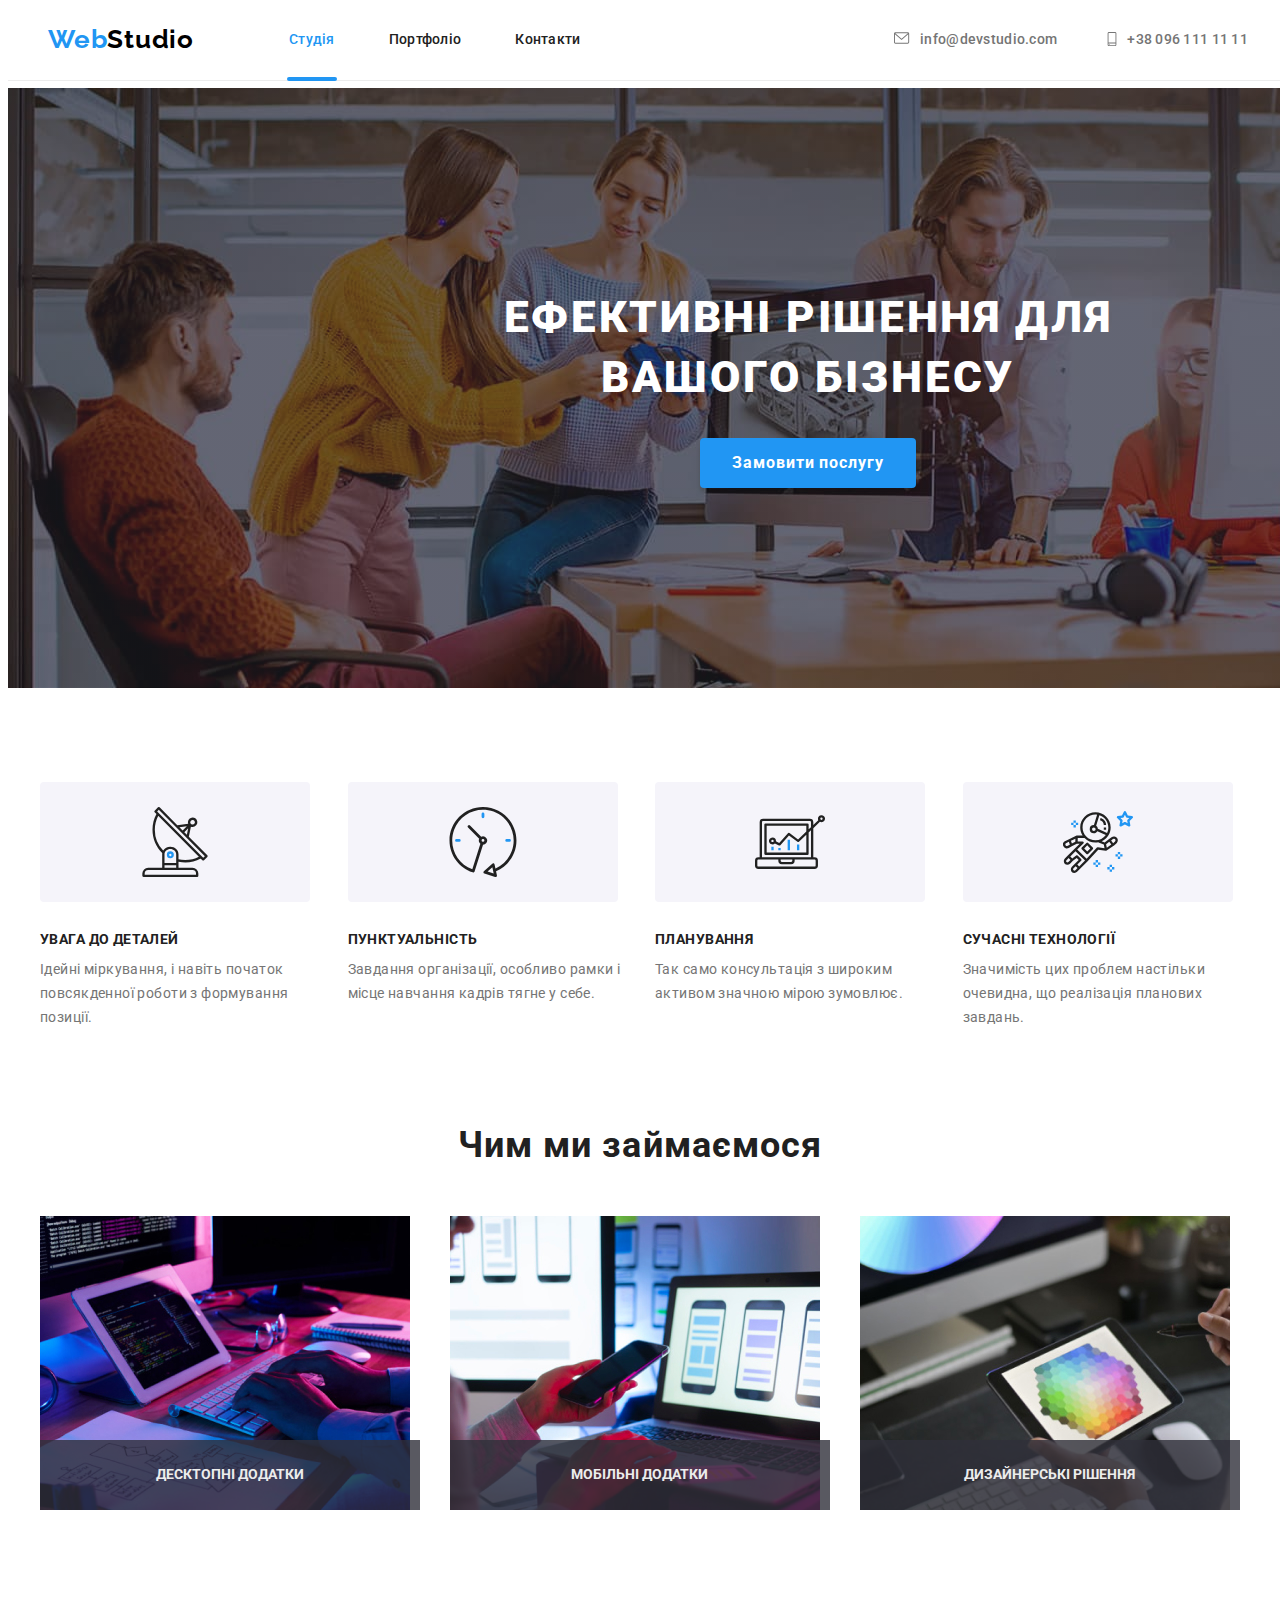
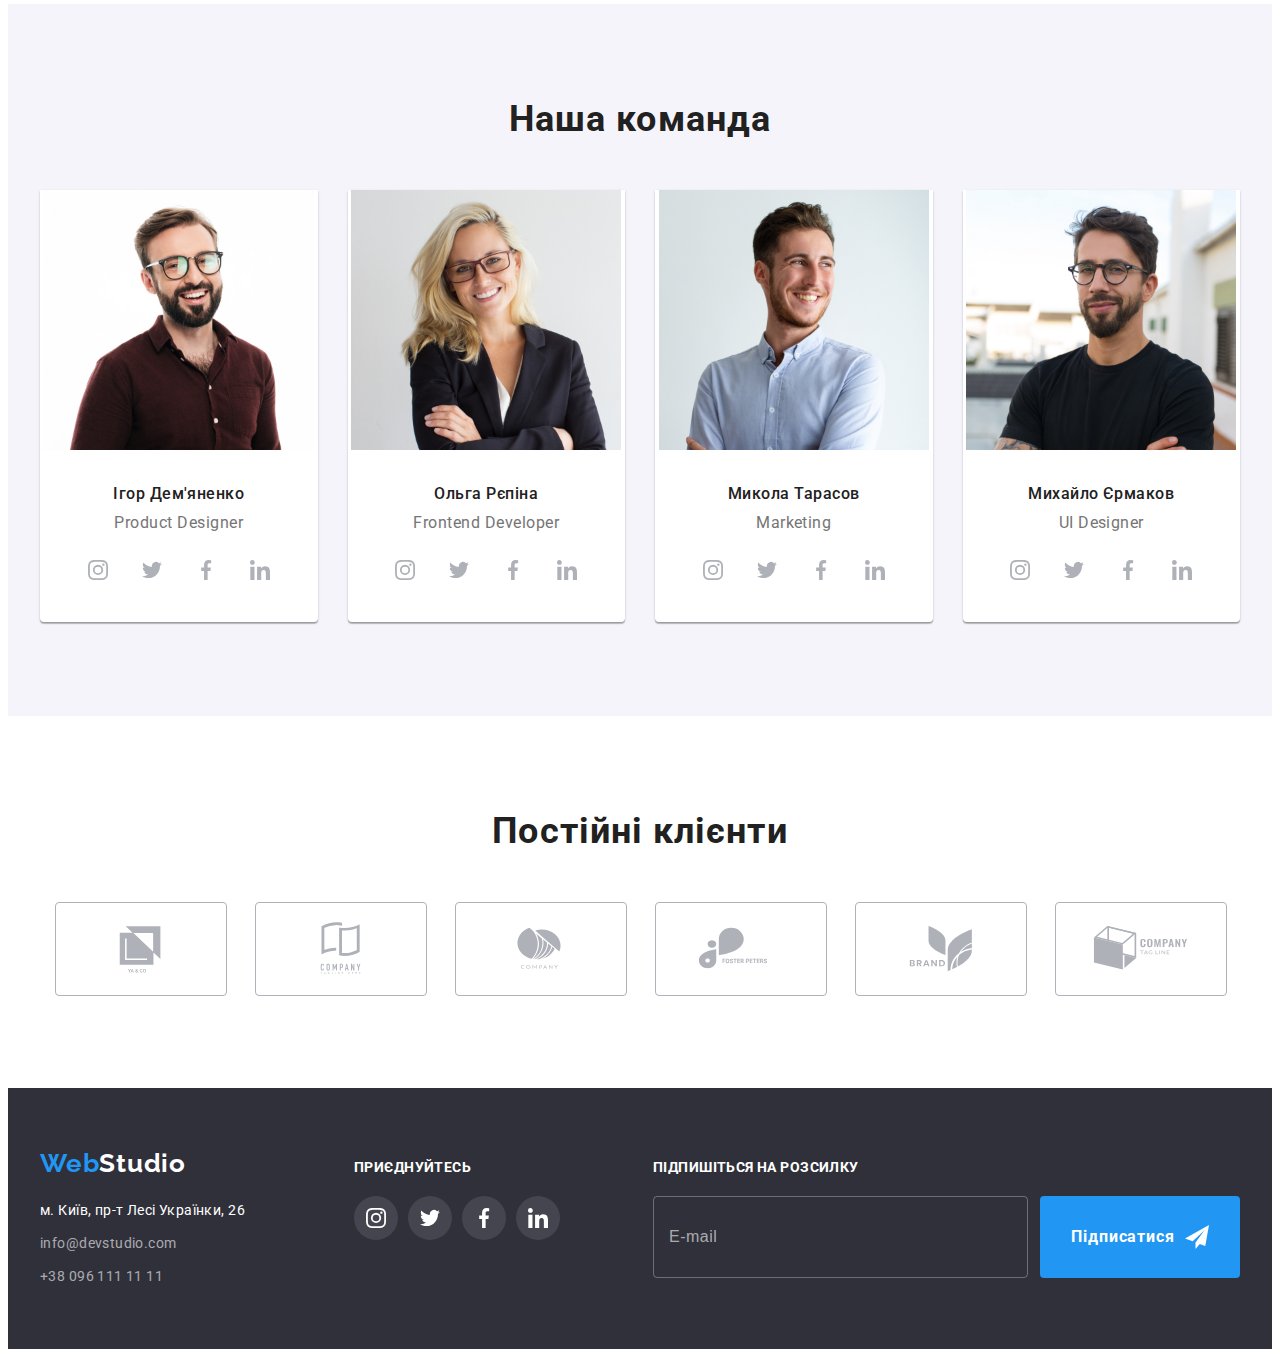
<file: index.html>
<!DOCTYPE html>
<html lang="uk-ua">
  <head>
    <meta charset="UTF-8" />
    <meta http-equiv="X-UA-Compatible" content="IE=edge" />
    <link rel="preconnect" href="https://fonts.googleapis.com" />
    <link rel="preconnect" href="https://fonts.gstatic.com" crossorigin />
    <link
      href="https://fonts.googleapis.com/css2?family=Raleway:wght@700&family=Roboto:wght@400;500;700;900&display=swap"
      rel="stylesheet"
    />
    <link
      rel="stylesheet"
      href="https://cdnjs.cloudflare.com/ajax/libs/modern-normalize/1.1.0/modern-normalize.min.css"
      integrity="sha512-wpPYUAdjBVSE4KJnH1VR1HeZfpl1ub8YT/NKx4PuQ5NmX2tKuGu6U/JRp5y+Y8XG2tV+wKQpNHVUX03MfMFn9Q=="
      crossorigin="anonymous"
      referrerpolicy="no-referrer"
    />

    <!-- <link rel="stylesheet" href="css/styles.css" /> -->
    <link rel="stylesheet" href="css/main.min.css" />
    <title>Веб-студія</title>
  </head>
  <body>
    <header class="headsite">
      <div class="container main-nav">
        <nav class="site-nav">
          <a href="./index.html" lang="en" class="logo"
            >Web<span class="logo-dark logo--color-dark">Studio</span></a
          >
          <ul class="otherpages-list list">
            <li class="otherpages-item">
              <a href="./index.html" class="otherpages-link link current"
                >Студія</a
              >
            </li>
            <li class="otherpages-item">
              <a
                href="./portfolio.html"
                target="_parent"
                class="otherpages-link link"
                >Портфоліо</a
              >
            </li>
            <li class="otherpages-item">
              <a href="" class="otherpages-link link">Контакти</a>
            </li>
          </ul>
        </nav>
        <ul class="contacts-list list">
          <li class="contacts-item">
            <a
              href="mailto:info@devstudio.com"
              lang="en"
              class="contacts-link link"
            >
              <svg class="contacts-icon-mail" width="16" height="12">
                <use href="./img/icons.svg#icon-envelope"></use>
              </svg>
              info@devstudio.com</a
            >
          </li>
          <li class="contacts-item">
            <a href="tel:+380961111111" class="contacts-link link">
              <svg class="contacts-icon-tel" width="10" height="14">
                <use href="./img/icons.svg#icon-smartphone"></use>
              </svg>
              +38 096 111 11 11</a
            >
          </li>
        </ul>
      </div>
    </header>
    <main>
      <section class="hero">
        <div class="container">
          <h1 class="hero-title">Ефективні рішення для вашого бізнесу</h1>
          <button type="button" class="hero-button button" data-modal-open>
            Замовити послугу
          </button>
        </div>
      </section>
      <section class="section">
        <div class="benefits container">
          <ul class="benefits__list list">
            <li class="benefits__item">
              <div class="benefits__icon">
                <svg width="70" height="70">
                  <use href="./img/icons.svg#icon-antenna"></use>
                </svg>
              </div>
              <h3 class="benefits__subtitle">Увага до деталей</h3>
              <p class="benefits__ph">
                Ідейні міркування, і навіть початок повсякденної роботи з
                формування позиції.
              </p>
            </li>
            <li class="benefits__item">
              <div class="benefits__icon">
                <svg width="70" height="70">
                  <use href="./img/icons.svg#icon-clock"></use>
                </svg>
              </div>
              <h3 class="benefits__subtitle">Пунктуальність</h3>
              <p class="benefits__ph">
                Завдання організації, особливо рамки і місце навчання кадрів
                тягне у себе.
              </p>
            </li>
            <li class="benefits__item">
              <div class="benefits__icon">
                <svg width="70" height="70">
                  <use href="./img/icons.svg#icon-diagram"></use>
                </svg>
              </div>
              <h3 class="benefits__subtitle">Планування</h3>
              <p class="benefits__ph">
                Так само консультація з широким активом значною мірою зумовлює.
              </p>
            </li>
            <li class="benefits__item">
              <div class="benefits__icon">
                <svg width="70" height="70">
                  <use href="./img/icons.svg#icon-astronaut"></use>
                </svg>
              </div>
              <h3 class="benefits__subtitle">Сучасні технології</h3>
              <p class="benefits__ph">
                Значимість цих проблем настільки очевидна, що реалізація
                планових завдань.
              </p>
            </li>
          </ul>
        </div>
      </section>
      <section class="section--no-padding">
        <div class="container">
          <h2 class="what-we-do__title">Чим ми займаємося</h2>
          <ul class="what-we-do__list list">
            <li class="what-we-can-do__item">
              <img src="./img/box1.jpg" alt="програмування" width="370" />
              <h3 class="item-title">десктопні додатки</h3>
            </li>
            <li class="what-we-can-do__item">
              <img src="./img/box2.jpg" alt="мобільний додаток" width="370" />
              <h3 class="item-title">мобільні додатки</h3>
            </li>
            <li class="what-we-can-do__item">
              <img
                class="what-we-do-photo"
                src="./img/box3.jpg"
                alt="дизайн"
                width="370"
              />
              <h3 class="item-title">дизайнерські рішення</h3>
            </li>
          </ul>
        </div>
      </section>
      <section class="our-team section">
        <div class="container">
          <h2 class="team__title">Наша команда</h2>
          <ul class="team__list list">
            <li class="team__item">
              <img
                src="./img/img-1.jpg"
                alt="Ігор"
                class="team__img"
                width="270"
              />
              <div class="team__names">
                <h3 class="team__subtitle">Ігор Дем'яненко</h3>
                <p class="team__ph" lang="en">Product Designer</p>
                <ul class="soc list">
                  <li class="soc__item">
                    <a href="" class="soc__link link">
                      <svg class="soc__icon" width="20" height="20">
                        <use href="./img/icons.svg#icon-instagram"></use>
                      </svg>
                    </a>
                  </li>
                  <li class="soc__item">
                    <a href="" class="soc__link link">
                      <svg class="soc__icon" width="20" height="20">
                        <use href="./img/icons.svg#icon-twitter"></use>
                      </svg>
                    </a>
                  </li>
                  <li class="soc__item">
                    <a href="" class="soc__link link">
                      <svg class="soc__icon" width="20" height="20">
                        <use href="./img/icons.svg#icon-facebook"></use>
                      </svg>
                    </a>
                  </li>
                  <li class="soc__item">
                    <a href="" class="soc__link link">
                      <svg class="soc__icon" width="20" height="20">
                        <use href="./img/icons.svg#icon-linkedin"></use>
                      </svg>
                    </a>
                  </li>
                </ul>
              </div>
            </li>
            <li class="team__item">
              <img
                src="./img/img-2.jpg"
                alt="Ольга"
                class="team__img"
                width="270"
              />
              <div class="team__names">
                <h3 class="team__subtitle">Ольга Рєпіна</h3>
                <p class="team__ph" lang="en">Frontend Developer</p>
                <ul class="soc list">
                  <li class="soc__item">
                    <a href="" class="soc__link link">
                      <svg class="soc__icon" width="20" height="20">
                        <use href="./img/icons.svg#icon-instagram"></use>
                      </svg>
                    </a>
                  </li>
                  <li class="soc__item">
                    <a href="" class="soc__link link">
                      <svg class="soc__icon" width="20" height="20">
                        <use href="./img/icons.svg#icon-twitter"></use>
                      </svg>
                    </a>
                  </li>
                  <li class="soc__item">
                    <a href="" class="soc__link link">
                      <svg class="soc__icon" width="20" height="20">
                        <use href="./img/icons.svg#icon-facebook"></use>
                      </svg>
                    </a>
                  </li>
                  <li class="soc__item">
                    <a href="" class="soc__link link">
                      <svg class="soc__icon" width="20" height="20">
                        <use href="./img/icons.svg#icon-linkedin"></use>
                      </svg>
                    </a>
                  </li>
                </ul>
              </div>
            </li>
            <li class="team__item">
              <img
                src="./img/img-3.jpg"
                alt="Микола"
                class="team__img"
                width="270"
              />
              <div class="team__names">
                <h3 class="team__subtitle">Микола Тарасов</h3>
                <p class="team__ph" lang="en">Marketing</p>
                <ul class="soc list">
                  <li class="soc__item">
                    <a href="" class="soc__link link">
                      <svg class="soc__icon" width="20" height="20">
                        <use href="./img/icons.svg#icon-instagram"></use>
                      </svg>
                    </a>
                  </li>
                  <li class="soc__item">
                    <a href="" class="soc__link link">
                      <svg class="soc__icon" width="20" height="20">
                        <use href="./img/icons.svg#icon-twitter"></use>
                      </svg>
                    </a>
                  </li>
                  <li class="soc__item">
                    <a href="" class="soc__link link">
                      <svg class="soc__icon" width="20" height="20">
                        <use href="./img/icons.svg#icon-facebook"></use>
                      </svg>
                    </a>
                  </li>
                  <li class="soc__item">
                    <a href="" class="soc__link link">
                      <svg class="soc__icon" width="20" height="20">
                        <use href="./img/icons.svg#icon-linkedin"></use>
                      </svg>
                    </a>
                  </li>
                </ul>
              </div>
            </li>
            <li class="team__item">
              <img
                src="./img/img-4.jpg"
                alt="Михайло"
                class="team__img"
                width="270"
              />
              <div class="team__names">
                <h3 class="team__subtitle">Михайло Єрмаков</h3>
                <p class="team__ph" lang="en">UI Designer</p>
                <ul class="soc list">
                  <li class="soc__item">
                    <a href="" class="soc__link link">
                      <svg class="soc__icon" width="20" height="20">
                        <use href="./img/icons.svg#icon-instagram"></use>
                      </svg>
                    </a>
                  </li>
                  <li class="soc__item">
                    <a href="" class="soc__link link">
                      <svg class="soc__icon" width="20" height="20">
                        <use href="./img/icons.svg#icon-twitter"></use>
                      </svg>
                    </a>
                  </li>
                  <li class="soc__item">
                    <a href="" class="soc__link link">
                      <svg class="soc__icon" width="20" height="20">
                        <use href="./img/icons.svg#icon-facebook"></use>
                      </svg>
                    </a>
                  </li>
                  <li class="soc__item">
                    <a href="" class="soc__link link">
                      <svg class="soc__icon" width="20" height="20">
                        <use href="./img/icons.svg#icon-linkedin"></use>
                      </svg>
                    </a>
                  </li>
                </ul>
              </div>
            </li>
          </ul>
        </div>
      </section>
      <section class="section">
        <div class="container">
          <h2 class="clients__title">Постійні клієнти</h2>
          <ul class="clients__list list">
            <li class="clients__item">
              <a href="" class="clients__link link">
                <svg class="clients__icon" width="106" height="60">
                  <use href="./img/icons.svg#icon-client-1"></use>
                </svg>
              </a>
            </li>
            <li class="clients__item">
              <a href="" class="clients__link link">
                <svg class="clients__icon" width="106" height="60">
                  <use href="./img/icons.svg#icon-client-2"></use>
                </svg>
              </a>
            </li>
            <li class="clients__item">
              <a href="" class="clients__link link">
                <svg class="clients__icon" width="106" height="60">
                  <use href="./img/icons.svg#icon-client-3"></use>
                </svg>
              </a>
            </li>
            <li class="clients__item">
              <a href="" class="clients__link link">
                <svg class="clients__icon" width="106" height="60">
                  <use href="./img/icons.svg#icon-client-4"></use>
                </svg>
              </a>
            </li>
            <li class="clients__item">
              <a href="" class="clients__link link">
                <svg class="clients__icon" width="106" height="60">
                  <use href="./img/icons.svg#icon-client-5"></use>
                </svg>
              </a>
            </li>
            <li class="clients__item">
              <a href="" class="clients__link link">
                <svg class="clients__icon" width="106" height="60">
                  <use href="./img/icons.svg#icon-client-6"></use>
                </svg>
              </a>
            </li>
          </ul>
        </div>
      </section>
    </main>
    <footer class="footsite">
      <div class="container footer">
        <div class="left-footer">
          <a href="" lang="en" class="logo">
            Web<span class="logo-light logo--color-light">Studio</span></a
          >
          <address class="address-section">
            <ul class="address-list list">
              <li class="address-item">
                <a href="м.Київ,пр-тЛесіУкраїнки,26" class="address-link link"
                  >м. Київ, пр-т Лесі Українки, 26</a
                >
              </li>
              <li class="address-item">
                <a
                  href="mailto:info@devstudio.com"
                  lang="en"
                  class="mail-and-phone-link link"
                  >info@devstudio.com</a
                >
              </li>
              <li class="address-item">
                <a href="tel:+380981111111" class="mail-and-phone-link link"
                  >+38 096 111 11 11</a
                >
              </li>
            </ul>
          </address>
        </div>
        <div class="join">
          <p class="join-title">Приєднуйтесь</p>
          <ul class="join-list list">
            <li class="soc-item">
              <a
                href="https://www.instagram.com"
                target="_blank"
                rel="noopener noreferrer"
                class="soc-link link"
              >
                <svg class="soc-icon" width="20" height="20">
                  <use href="./img/icons.svg#icon-instagram"></use>
                </svg>
              </a>
            </li>
            <li class="soc-item">
              <a
                href="https://twitter.com"
                target="_blank"
                rel="noopener noreferrer nofollov"
                class="soc-link link"
              >
                <svg class="soc-icon" width="20" height="20">
                  <use href="./img/icons.svg#icon-twitter"></use>
                </svg>
              </a>
            </li>
            <li class="soc-item">
              <a
                href="https://facebook.com"
                target="_blank"
                rel="noopener noreferrer nofollov"
                class="soc-link link"
              >
                <svg class="soc-icon" width="20" height="20">
                  <use href="./img/icons.svg#icon-facebook"></use>
                </svg>
              </a>
            </li>
            <li class="soc-item">
              <a
                href="https://linkedin.com"
                target="_blank"
                rel="noopener noreferrer nofollov"
                class="soc-link link"
              >
                <svg class="soc-icon" width="20" height="20">
                  <use href="./img/icons.svg#icon-linkedin"></use>
                </svg>
              </a>
            </li>
          </ul>
        </div>
        <form action="#">
          <p class="send-paragraph">Підпишіться на розсилку</p>
          <div class="send-wrap">
            <label>
              <input
                type="email"
                name="send"
                class="send-input"
                placeholder="E-mail"
            /></label>
            <button type="submit" class="send-button button">
              Підписатися
              <svg class="send-icon" width="24" height="24">
                <use href="./img/icons.svg#icon-icon-send"></use>
              </svg>
            </button>
          </div>
        </form>
      </div>
    </footer>
    <div class="backdrop is-hidden" data-modal>
      <div class="modal">
        <button type="button" class="modal-close" data-modal-close>
          <svg class="button-close-icon" width="18" height="18">
            <use href="./img/icons.svg#icon-close-black"></use>
          </svg>
        </button>
        <p class="modal-title">Залиште свої дані, ми вам передзвонимо</p>
        <form class="modal-form">
          <div class="input-field">
            <label class="label-text">Ім'я</label>
            <div class="input-wrap">
              <input type="text" class="form-input" name="user-name" required />
              <svg class="input-icon" width="18" height="18">
                <use href="./img/icons.svg#icon-person-black"></use>
              </svg>
            </div>
          </div>
          <div class="input-field">
            <label class="label-text">Телефон</label>
            <div class="input-wrap">
              <input type="text" class="form-input" name="user-tel" required />
              <svg class="input-icon" width="18" height="18">
                <use href="./img/icons.svg#icon-phone-black"></use>
              </svg>
            </div>
          </div>
          <div class="input-field">
            <label class="label-text">Пошта</label>
            <div class="input-wrap">
              <input type="text" class="form-input" name="user-mail" required />
              <svg class="input-icon" width="18" height="18">
                <use href="./img/icons.svg#icon-email-black"></use>
              </svg>
            </div>
          </div>
          <div class="input-field">
            <label for="user-comment" class="label-text">Коментар</label>
            <textarea
              class="form-text"
              name="user-comment"
              id="user-comment"
              placeholder="Введіть текст"
            ></textarea>
          </div>
          <label class="check-label"></label>
          <input
            type="checkbox"
            name="user-policy"
            value="true"
            class="input-check visually-hidden"
            id="user-policy"
          />
          <label for="user-policy" class="check-text">
            <span
              ><svg class="check-icon" width="16" height="15">
                <use href="./img/icons.svg#icon-checked"></use></svg></span
            >Погоджуюся з розсилкою та приймаю&nbsp;
            <a href="#" class="check-link">Умови договору</a></label
          >

          <button type="submit" class="form-button button">Відправити</button>
        </form>
      </div>
    </div>
    <script src="./js/modal.js"></script>
  </body>
</html>
</file>
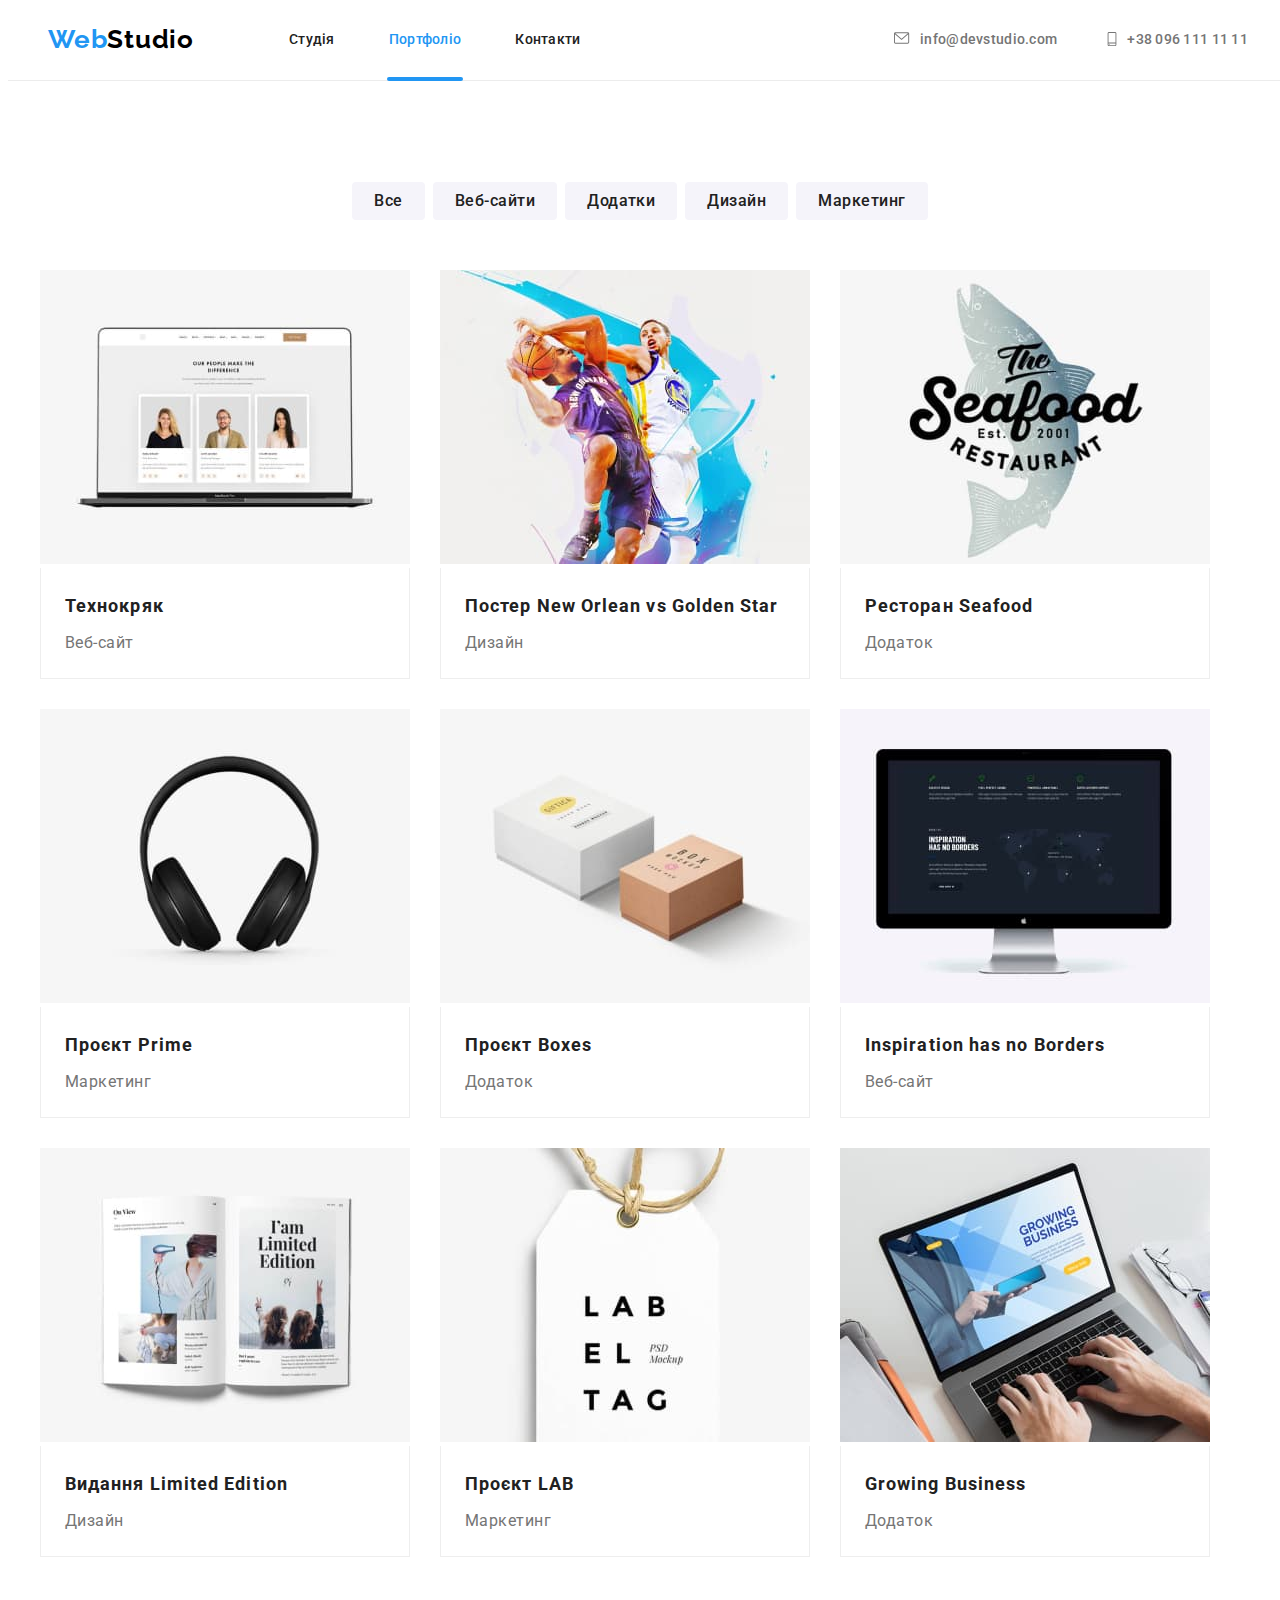
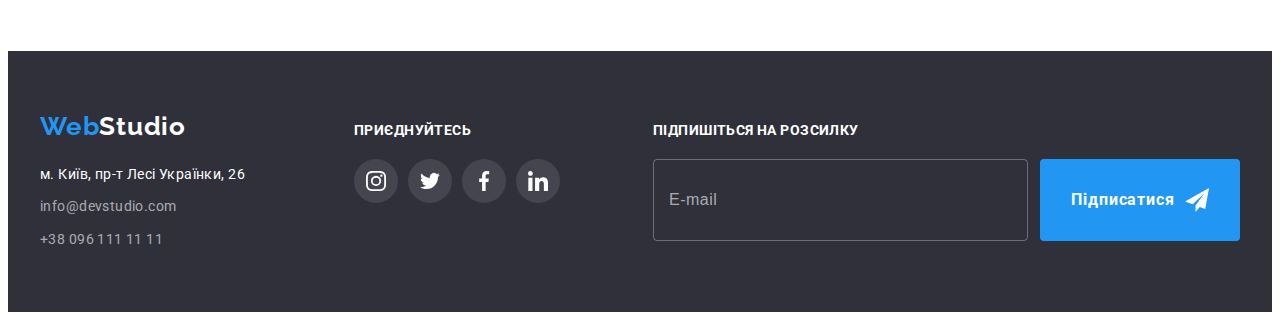
<file: portfolio.html>
<!DOCTYPE html>
<html lang="uk-ua">
  <head>
    <meta charset="UTF-8" />
    <meta http-equiv="X-UA-Compatible" content="IE=edge" />
    <meta name="viewport" content="width=device-width, initial-scale=1.0" />
    <link rel="preconnect" href="https://fonts.googleapis.com" />
    <link rel="preconnect" href="https://fonts.gstatic.com" crossorigin />
    <link
      href="https://fonts.googleapis.com/css2?family=Raleway:wght@700&family=Roboto:wght@400;500;700;900&display=swap"
      rel="stylesheet"
    />
    <link
      rel="stylesheet"
      href="https://cdnjs.cloudflare.com/ajax/libs/modern-normalize/1.1.0/modern-normalize.min.css"
      integrity="sha512-wpPYUAdjBVSE4KJnH1VR1HeZfpl1ub8YT/NKx4PuQ5NmX2tKuGu6U/JRp5y+Y8XG2tV+wKQpNHVUX03MfMFn9Q=="
      crossorigin="anonymous"
      referrerpolicy="no-referrer"
    />
    <!-- <link rel="stylesheet" href="css/styles.css" /> -->
    <link rel="stylesheet" href="css/main.min.css" />

    <title>Портфоліо вебстудія</title>
  </head>
  <body>
    <header class="headsite">
      <div class="container main-nav">
        <nav class="site-nav">
          <a href="./index.html" lang="en" class="logo"
            >Web<span class="logo-dark logo--color-dark">Studio</span></a
          >
          <ul class="otherpages-list list">
            <li class="otherpages-item">
              <a href="./index.html" class="otherpages-link link">Студія</a>
            </li>
            <li class="otherpages-item">
              <a
                href="./portfolio.html"
                target="_parent"
                class="otherpages-link link current"
                >Портфоліо</a
              >
            </li>
            <li class="otherpages-item">
              <a href="" class="otherpages-link link">Контакти</a>
            </li>
          </ul>
        </nav>
        <ul class="contacts-list list">
          <li class="contacts-item">
            <a
              href="mailto:info@devstudio.com"
              lang="en"
              class="contacts-link link"
            >
              <svg class="contacts-icon-mail" width="16" height="12">
                <use href="./img/icons.svg#icon-envelope"></use>
              </svg>
              info@devstudio.com</a
            >
          </li>
          <li class="contacts-item">
            <a href="tel:+380961111111" class="contacts-link link">
              <svg class="contacts-icon-tel" width="10" height="14">
                <use href="./img/icons.svg#icon-smartphone"></use>
              </svg>
              +38 096 111 11 11</a
            >
          </li>
        </ul>
      </div>
    </header>
    <main>
      <section class="section">
        <div class="container">
          <h1 class="examples-title visually-hidden">Приклади робіт</h1>
          <ul class="filters-list list">
            <li class="filters-item">
              <button type="button" class="filters-button button">Все</button>
            </li>
            <li class="filters-item">
              <button type="button" class="filters-button button">
                Веб-сайти
              </button>
            </li>
            <li class="filters-item">
              <button type="button" class="filters-button button">
                Додатки
              </button>
            </li>
            <li class="filters-item">
              <button type="button" class="filters-button button">
                Дизайн
              </button>
            </li>
            <li class="filters-item">
              <button type="button" class="filters-button button">
                Маркетинг
              </button>
            </li>
          </ul>
          <ul class="examples-list list">
            <li class="examples-item">
              <div class="examples-layout">
                <img
                  src="./img/1.jpg"
                  alt="веб сайт для ресторану"
                  width="370"
                />
                <p class="examples-text">
                  Ресурс пропонує комплексні пропозиції з різним рівнем
                  функціоналу та сервісів. Все це дозволить відвідувачу отримати
                  вичерпні відомості про компанію чи приватну особу.
                </p>
              </div>
              <div class="examples-frame">
                <h2 class="examples-subtitle">Технокряк</h2>
                <p class="examples-ph">Веб-сайт</p>
              </div>
            </li>
            <li class="examples-item">
              <div class="examples-layout">
                <img src="./img/2.jpg" alt="баскетбол афіша" width="370" />
                <p class="examples-text">
                  Ресурс пропонує комплексні пропозиції з різним рівнем
                  функціоналу та сервісів. Все це дозволить відвідувачу отримати
                  вичерпні відомості про компанію чи приватну особу.
                </p>
              </div>
              <div class="examples-frame">
                <h2 class="examples-subtitle">
                  Постер <span lang="en">New Orlean vs Golden Star</span>
                </h2>
                <p class="examples-ph">Дизайн</p>
              </div>
            </li>
            <li class="examples-item">
              <div class="examples-layout">
                <img
                  src="./img/3.jpg"
                  alt="додаток для ресторану"
                  width="370"
                />
                <p class="examples-text">
                  Ресурс пропонує комплексні пропозиції з різним рівнем
                  функціоналу та сервісів. Все це дозволить відвідувачу отримати
                  вичерпні відомості про компанію чи приватну особу.
                </p>
              </div>
              <div class="examples-frame">
                <h2 class="examples-subtitle">
                  Ресторан <span lang="en">Seafood</span>
                </h2>
                <p class="examples-ph">Додаток</p>
              </div>
            </li>
            <li class="examples-item">
              <div class="examples-layout">
                <img src="./img/4.jpg" alt="навушники" width="370" />
                <p class="examples-text">
                  Ресурс пропонує комплексні пропозиції з різним рівнем
                  функціоналу та сервісів. Все це дозволить відвідувачу отримати
                  вичерпні відомості про компанію чи приватну особу.
                </p>
              </div>
              <div class="examples-frame">
                <h2 class="examples-subtitle">
                  Проєкт <span lang="en">Prime</span>
                </h2>
                <p class="examples-ph">Маркетинг</p>
              </div>
            </li>
            <li class="examples-item">
              <div class="examples-layout">
                <img src="./img/5.jpg" alt="коробки" width="370" />
                <p class="examples-text">
                  Ресурс пропонує комплексні пропозиції з різним рівнем
                  функціоналу та сервісів. Все це дозволить відвідувачу отримати
                  вичерпні відомості про компанію чи приватну особу.
                </p>
              </div>
              <div class="examples-frame">
                <h2 class="examples-subtitle">
                  Проєкт <span lang="en">Boxes</span>
                </h2>
                <p class="examples-ph">Додаток</p>
              </div>
            </li>
            <li class="examples-item">
              <div class="examples-layout">
                <img src="./img/6.jpg" alt="аймак вебсайт" width="370" />
                <p class="examples-text">
                  Ресурс пропонує комплексні пропозиції з різним рівнем
                  функціоналу та сервісів. Все це дозволить відвідувачу отримати
                  вичерпні відомості про компанію чи приватну особу.
                </p>
              </div>
              <div class="examples-frame">
                <h2 class="examples-subtitle" lang="en">
                  Inspiration has no Borders
                </h2>
                <p class="examples-ph">Веб-сайт</p>
              </div>
            </li>
            <li class="examples-item">
              <div class="examples-layout">
                <img src="./img/7.jpg" alt="дизайн журналу" width="370" />
                <p class="examples-text">
                  Ресурс пропонує комплексні пропозиції з різним рівнем
                  функціоналу та сервісів. Все це дозволить відвідувачу отримати
                  вичерпні відомості про компанію чи приватну особу.
                </p>
              </div>
              <div class="examples-frame">
                <h2 class="examples-subtitle">
                  Видання <span lang="en">Limited Edition</span>
                </h2>
                <p class="examples-ph">Дизайн</p>
              </div>
            </li>
            <li class="examples-item">
              <div class="examples-layout">
                <img src="./img/8.jpg" alt="бірка" width="370" />
                <p class="examples-text">
                  Ресурс пропонує комплексні пропозиції з різним рівнем
                  функціоналу та сервісів. Все це дозволить відвідувачу отримати
                  вичерпні відомості про компанію чи приватну особу.
                </p>
              </div>
              <div class="examples-frame">
                <h2 class="examples-subtitle">
                  Проєкт <span lang="en">LAB</span>
                </h2>
                <p class="examples-ph">Маркетинг</p>
              </div>
            </li>
            <li class="examples-item">
              <div class="examples-layout">
                <img src="./img/9.jpg" alt="додаток лептоп" width="370" />
                <p class="examples-text">
                  Ресурс пропонує комплексні пропозиції з різним рівнем
                  функціоналу та сервісів. Все це дозволить відвідувачу отримати
                  вичерпні відомості про компанію чи приватну особу.
                </p>
              </div>
              <div class="examples-frame">
                <h2 class="examples-subtitle" lang="en">Growing Business</h2>
                <p class="examples-ph">Додаток</p>
              </div>
            </li>
          </ul>
        </div>
      </section>
    </main>
    <footer class="footsite">
      <div class="container footer">
        <div class="left-footer">
          <a href="" lang="en" class="logo">
            Web<span class="logo-light logo--color-light">Studio</span></a
          >
          <address class="address-section">
            <ul class="address-list list">
              <li class="address-item">
                <a href="м.Київ,пр-тЛесіУкраїнки,26" class="address-link link"
                  >м. Київ, пр-т Лесі Українки, 26</a
                >
              </li>
              <li class="address-item">
                <a
                  href="mailto:info@devstudio.com"
                  lang="en"
                  class="mail-and-phone-link link"
                  >info@devstudio.com</a
                >
              </li>
              <li class="address-item">
                <a href="tel:+380971111111" class="mail-and-phone-link link"
                  >+38 096 111 11 11</a
                >
              </li>
            </ul>
          </address>
        </div>
        <div class="join">
          <h3 class="join-title">Приєднуйтесь</h3>
          <ul class="join-list list">
            <li class="soc-item">
              <a
                href="https://www.instagram.com"
                target="_blank"
                rel="noopener noreferrer"
                class="soc-link link"
              >
                <svg class="soc-icon" width="20" height="20">
                  <use href="./img/icons.svg#icon-instagram"></use>
                </svg>
              </a>
            </li>
            <li class="soc-item">
              <a
                href="https://twitter.com"
                target="_blank"
                rel="noopener noreferrer nofollov"
                class="soc-link link"
              >
                <svg class="soc-icon" width="20" height="20">
                  <use href="./img/icons.svg#icon-twitter"></use>
                </svg>
              </a>
            </li>
            <li class="soc-item">
              <a
                href="https://facebook.com"
                target="_blank"
                rel="noopener noreferrer nofollov"
                class="soc-link link"
              >
                <svg class="soc-icon" width="20" height="20">
                  <use href="./img/icons.svg#icon-facebook"></use>
                </svg>
              </a>
            </li>
            <li class="soc-item">
              <a
                href="https://linkedin.com"
                target="_blank"
                rel="noopener noreferrer nofollov"
                class="soc-link link"
              >
                <svg class="soc-icon" width="20" height="20">
                  <use href="./img/icons.svg#icon-linkedin"></use>
                </svg>
              </a>
            </li>
          </ul>
        </div>
        <form action="#">
          <p class="send-paragraph">Підпишіться на розсилку</p>
          <div class="send-wrap">
            <label>
              <input
                type="email"
                name="send"
                class="send-input"
                placeholder="E-mail"
            /></label>
            <button type="submit" class="send-button button">
              Підписатися
              <svg class="send-icon" width="24" height="24">
                <use href="./img/icons.svg#icon-icon-send"></use>
              </svg>
            </button>
          </div>
        </form>
      </div>
    </footer>
  </body>
</html>
</file>
<file: css/styles.css>
/* -------------general and logo----------------- */
/* :root {
  --accent-color: #2196f3;
  --hover-color: #188ce8;
  --normal-color: #ffffff;
  --primary-color: #212121;
  --minor-color: #757575;
  --secondary-color: #f5f4fa;
  --icon-color: #afb1b8;
  --color-decor: #afb1b8;
  --header-border: 1px;
  --cubic: cubic-bezier(0.4, 0, 0.2, 1);
  --timing: 250ms;
} */

/* body {
  position: relative;
  font-family: "Roboto", sans-serif;
  color: var(--primary-color);
  padding-top: 80px;
} */

/* h1,
h2,
h3,
h4,
h5,
h6,
p,
ul {
  margin: 0;
  padding-left: 0;
} */

/* .container {
  width: 1200px;
  padding: 0px 15px;
  margin: 0 auto;
} */

/* .visually-hidden {
  position: absolute;
  white-space: nowrap;
  width: 1px;
  height: 1px;
  overflow: hidden;
  border: 0;
  padding: 0;
  clip: rect(0 0 0 0);
  clip-path: inset(50%);
  margin: -1px;
} */

/* .logo {
  font-family: "Raleway";
  font-weight: 700;
  font-size: 26px;
  line-height: 1.2;
  letter-spacing: 0.03em;
  color: var(--accent-color);
  text-decoration: none;
}

.logo-dark {
  color: #000000;
}

.logo-light {
  color: var(--normal-color);
} */

/* .list {
  list-style: none;
} */

/* .link {
  text-decoration: none;
  font-size: 14px;
} */

/* .link:hover,
.link:focus {
  color: var(--accent-color);
} */

/* .button {
  font-family: inherit;
  border: none;
  cursor: pointer;
  font-size: 16px;
} */

/* .section {
  padding-top: 94px;
  padding-bottom: 94px;
} */

/* -------visually-hidden-title--------- */
/* .benefits-title,
.examples-title {
  position: absolute;
  white-space: nowrap;
  width: 1px;
  height: 1px;
  overflow: hidden;
  border: 0;
  padding: 0;
  clip: rect(0 0 0 0);
  clip-path: inset(50%);
  margin: -1px;
} */

/* --------------------header----------------------*/


/* ----------------hero----------------- */

/* -----------benefits-------------- */

/*-----------------what-we-do--------*/

/* ----------------team----------*/

/*-----------------clients-------------------*/



/* ----------------footer-------------------- */
/* .footsite {
  background-color: #2f303a;
  padding-top: 60px;
  padding-bottom: 60px;
}
.footer {
  display: flex;
  align-items: baseline;
}

.left-footer {
  margin-right: 70px;
  flex-grow: 1;
}

.address-section {
  margin-top: 20px;
}

.address-item:nth-child(n + 2) {
  margin-top: 9px;
}

.address-link {
  font-style: normal;
  line-height: 1.71;
  letter-spacing: 0.03em;
  color: var(--normal-color);
}

.mail-and-phone-link {
  font-style: normal;
  line-height: 1.71;
  letter-spacing: 0.03em;
  color: rgba(255, 255, 255, 0.6);
}

.join-list {
  display: flex;
  justify-content: center;
  gap: 10px;
}

.join-list .soc-link {
  display: flex;
  justify-content: center;
  align-items: center;
  width: 44px;
  height: 44px;
  border-radius: 50px;
  fill: var(--normal-color);
  background-color: rgba(255, 255, 255, 0.1);
  transition-property: fill, background-color;
  transition-duration: var(--timing);
  transition-timing-function: var(--cubic);
}

.join {
  margin-right: 93px;
}

.join-title,
.send-paragraph {
  margin-bottom: 20px;
  font-size: 14px;
  line-height: 1.14;
  letter-spacing: 0.03em;
  text-transform: uppercase;
  color: var(--normal-color);
}

.join-list .soc-link:hover,
.join-list .soc-link:focus {
  background-color: currentColor;
}

.send-input {
  min-width: 358px;
  height: 50px;
  padding: 15px 0px 15px 15px;
  background-color: transparent;
  border: 1px solid rgba(255, 255, 255, 0.3);
  border-radius: 4px;
  outline: none;
  font-weight: 400;
  font-size: 16px;
  line-height: 1.25;
  letter-spacing: 0.03em;
  color: var(--normal-color);

  transition: border-color var(--timing) var(--cubic);
}

.send-input:focus {
  border-color: var(--normal-color);
  box-shadow: 0px 4px 4px rgba(0, 0, 0, 0.15);
}

.send-input:hover {
  border-color: var(--accent-color);
}

.send-input::placeholder {
  font-weight: 400;
  font-size: 16px;
  line-height: 1.25;
  letter-spacing: 0.03em;
  color: rgba(255, 255, 255, 0.6);
}

.send-button {
  font-weight: 700;
  line-height: 1.88;
  letter-spacing: 0.06em;
  color: var(--normal-color);
  background-color: var(--accent-color);
  border-radius: 4px;
  min-width: 200px;
  padding: 10px 0px;
  display: flex;
  justify-content: center;
  align-items: center;
  gap: 10px;
}

.send-button:hover {
  background-color: var(--hover-color);
  box-shadow: 0px 4px 4px rgba(0, 0, 0, 0.15);
}

.send-wrap {
  display: flex;
  gap: 12px;
} */

/* .join-list .soc-link:hover,
.join-list .soc-link:focus {
  background-color: currentColor;
} */

/* .submit-button {
  font-weight: 700;
  line-height: 1.88;
  letter-spacing: 0.06em;
  color: var(--normal-color);
  background-color: var(--accent-color);
  box-shadow: 0px 4px 4px rgba(0, 0, 0, 0.15);
  border-radius: 4px;
  padding: 10px 52px;
  min-width: 216px;
  transition-property: background-color, color;
  transition-duration: var(--timing);
  transition-timing-function: var(--cubic);
} */

/* .join .subscribe {
  display: flex;
  margin-left: auto;
  align-items: center;
}

.send-input {
  min-width: 358px;
  height: 50px;
  padding: 15px 0px 15px 15px;
  background-color: transparent;
  border: 1px solid rgba(255, 255, 255, 0.3);
  border-radius: 4px;
  outline: none;
  font-weight: 400;
  font-size: 16px;
  line-height: 1.25;
  letter-spacing: 0.03em;
  color: var(--normal-color);

  transition: border-color var(--transition-timing);
}

.send-input:focus {
  border-color: var(--normal-color);
  box-shadow: 0px 4px 4px rgba(0, 0, 0, 0.15);
}

.send-input:hover {
  border-color: var(--accent-color);
}

.send-input::placeholder {
  font-weight: 400;
  font-size: 16px;
  line-height: 1.25;
  letter-spacing: 0.03em;
  color: rgba(255, 255, 255, 0.6);
}

.send-button {
  font-weight: 700;
  line-height: 1.88;
  letter-spacing: 0.06em;
  color: var(--normal-color);
  background-color: var(--accent-color);
  border-radius: 4px;
  min-width: 200px;
  padding: 10px 0px;
  display: flex;
  justify-content: center;
  align-items: center;
  gap: 10px;
}

.send-icon {
  fill: #ffffff;
}

.send-button:hover {
  background-color: var(--hover-color);
  box-shadow: 0px 4px 4px rgba(0, 0, 0, 0.15);
}

.send-wrap {
  display: flex;
  gap: 12px;
} */
/* -------------portfolio-------------- */

/* .filters-list {
  display: flex;
  justify-content: center;
}

.filters-item:not(:last-child) {
  margin-right: 8px;
}

.filters-button {
  font-weight: 500;
  line-height: 1.63;
  letter-spacing: 0.03em;
  color: inherit;
  background-color: var(--secondary-color);
  border-radius: 4px;
  padding: 6px 22px 6px 22px;
  transition-property: fill, background-color;
  transition-duration: var(--timing);
  transition-timing-function: var(--cubic);
}

.filters-button:hover,
.filters-button:focus {
  color: var(--normal-color);
  background-color: var(--accent-color);
  box-shadow: 0px 3px 1px rgba(0, 0, 0, 0.1), 0px 1px 2px rgba(0, 0, 0, 0.08),
    0px 2px 2px rgba(0, 0, 0, 0.12);
  border-radius: 4px;
} */

/* .examples-list {
  margin-top: 50px;
  display: flex;
  flex-wrap: wrap;
  gap: 30px;
}

.examples-item {
  max-width: calc((100%-60px) / 3);
  background-color: var(--normal-color);
}

.examples-layout {
  position: relative;
  overflow: hidden;
}

.examples-text {
  position: absolute;
  top: 0;
  left: 0;
  font-size: 18px;
  color: #ffffff;
  font-weight: 400;
  line-height: 1.6;
  background-color: rgba(33, 150, 243, 0.9);
  padding: 40px;
  height: 100%;
  transform: translateY(100%);
  transition: transform var(--timing) var(--cubic);
}

.examples-item:hover,
.examples-item:focus {
  box-shadow: 0px 1px 1px rgba(0, 0, 0, 0.12), 0px 4px 4px rgba(0, 0, 0, 0.06),
    1px 4px 6px rgba(0, 0, 0, 0.16);
  cursor: pointer;
}

.examples-item:hover .examples-text {
  transform: translateY(0);
  transition: transform 250ms linear;
  cursor: pointer;
}

.examples-subtitle {
  font-size: 18px;
  line-height: 2;
  letter-spacing: 0.06em;
  margin-bottom: 4px;
}

.examples-ph {
  font-size: 16px;
  line-height: 1.88;
  letter-spacing: 0.03em;
  color: var(--minor-color);
}

.examples-frame {
  padding: 20px 24px 20px 24px;
  border: 1px solid #eeeeee;
  border-top: none;
} */

/* ---------------modal-window----------------*/

.backdrop {
  position: fixed;
  top: 0;
  left: 0;
  width: 100%;
  height: 100%;
  z-index: 2;
  background-color: rgba(0, 0, 0, 0.2);
  opacity: 1;
  transition: opacity var(--timing) var(--cubic), visibility 250ms;
}

.modal {
  position: absolute;
  width: 528px;
  min-height: 581px;
  background-color: var(--normal-color);
  border-radius: 4px;
  top: 50%;
  left: 50%;
  overflow: auto;
  transform: translate(-50%, -50%) scale(1);
  transition: transform var(--timing) var(--cubic),
    opacity var(--timing) var(--cubic);
  opacity: 1;
  padding: 40px;
}

.modal-title {
  font-family: "Roboto";
  font-style: normal;
  font-weight: 700;
  font-size: 20px;
  line-height: 1.15;
  text-align: center;
  letter-spacing: 0.03em;
  color: #2121 21;
  margin-bottom: 12px;
}

.form-input {
  width: 100%;
  height: 40px;
  border: 1px solid rgba(33, 33, 33, 0.2);
  border-radius: 4px;
  padding-left: 42px;
  margin-top: 4px;
  outline: none;
  cursor: pointer;
}

.form-input:focus + .input-icon {
  fill: var(--accent-color);
}

.input-field {
  margin-bottom: 10px;
}

.input-wrap {
  position: relative;
}
.input-icon {
  position: absolute;
  left: 12px;
  top: 50%;
  transform: translateY(-50%);
  transition: fill var(--timing) var(--cubic);
}

.input-check {
  position: absolute;
  white-space: nowrap;
  width: 1px;
  height: 1px;
  overflow: hidden;
  border: 0;
  padding: 0;
  clip: rect(0 0 0 0);
  clip-path: inset(50%);
  margin: -1px;
}

.label-text {
  font-family: "Roboto";
  font-style: normal;
  font-weight: 400;
  font-size: 12px;
  line-height: 1.16;
  letter-spacing: 0.01em;
  color: #757575;
}

.backdrop.is-hidden .modal {
  transform: translate(-50%, -50%) scale(0);
  opacity: 0;
}

.input-field:nth-child(4) {
  margin-bottom: 20px;
}

/* .textarea {
  width: 100%;
  height: 120px;
  resize: none;
  margin-top: 4px;
  margin-bottom: 20px;
  padding-left: 16px;
  padding-top: 12px;
} */

.modal-close {
  display: flex;
  position: absolute;
  align-items: center;
  justify-content: center;
  right: 8px;
  top: 8px;
  width: 30px;
  height: 30px;
  border-radius: 50%;
  background-color: var(--normal-color);
  border: 1px solid rgba(0, 0, 0, 0.1);
  cursor: pointer;
}

.modal-close:hover {
  fill: var(--hover-color);
}

.backdrop.is-hidden {
  opacity: 0;
  visibility: hidden;
  pointer-events: none;
}

.modal-text {
  width: 100%;
  height: 100px;
  border: 1px solid #757575;
  border-radius: 4px;
  resize: none;
  padding: 16px;
}

.form-text {
  display: block;
  width: 100%;
  height: 120px;
  padding: 12px 16px;
  resize: none;
  cursor: pointer;
  border-radius: 4px;
  border: 1px solid rgba(33, 33, 33, 0.2);
  outline: none;
  transition: border-color var(--timing) var(--cubic);
}

.form-input:focus,
.form-text:focus {
  border-color: var(--accent-color);
}

.form-input {
  transition: color var(--timing) var(--cubic);
}

.form-text::placeholder {
  font-weight: 400;
  font-size: 12px;
  line-height: 1.17;
  letter-spacing: 0.01em;
  color: rgba(117, 117, 117, 0.5);
}

.check-text {
  font-size: 14px;
  color: #757575;
  display: flex;
  padding-left: 16px;
  margin-bottom: 0;
  margin-top: 0;
}

.check-text span {
  position: relative;
  width: 16px;
  height: 15px;
  border: 2px solid #090b13;
  border-radius: 3px;
  margin-right: 5px;
  display: flex;
  align-items: center;
  transition: background-color 250ms linear, border-color 250ms linear;
}

.check-icon {
  fill: transparent;
  transition: fill 250ms linear;
}

.input-check:checked + .check-text span {
  background-color: var(--accent-color);
  border-color: var(--accent-color);
}

.input-check:checked + .check-text .check-icon {
  fill: #ffffff;
}

.check-span {
  position: relative;
  width: 16px;
  height: 15px;
  border: 2px solid var(--primary-color);
  border-radius: 2px;
  cursor: pointer;
  margin-right: 7px;

  transition: background-color var(--timing), box-shadow var(--timing);
}

.check-link {
  color: var(--accent-color);
  transition: color var(--timing) var(--cubic);
}

.check-link:hover,
.check-link:focus {
  text-decoration: none;
  color: var(--hover-color);
}

.form-button {
  position: relative;
  outline: none;
  font-weight: 700;
  line-height: 1.88;
  letter-spacing: 0.06em;
  color: var(--normal-color);
  background-color: var(--accent-color);
  border-radius: 4px;
  padding: 10px 52px;
  min-width: 200px;
  display: block;
  margin: 0 auto;
  margin-top: 30px;
}

.form-button:hover,
.form-button:focus {
  background-color: var(--hover-color);
  box-shadow: 0px 4px 4px rgba(0, 0, 0, 0.15);
}
</file>
<file: css/main.min.css>
.headsite{border-bottom:1px solid #ececec;position:fixed;background-color:var(--normal-color);width:100%;top:0;z-index:1}.main{padding-top:80px}.site-nav .logo{padding-top:24px;margin-right:93px}.site-nav .current{color:var(--accent-color);position:relative}.site-nav,.otherpages-list,.main-nav,.contacts-list{display:flex;font-weight:500;font-size:14px;line-height:1.14;letter-spacing:.02em}.main-nav{justify-content:space-between}.otherpages-item:not(:last-child),.contacts-item:not(:last-child){margin-right:50px}.otherpages-link,.contacts-link{font-weight:500;line-height:1.14;letter-spacing:.02em;color:inherit;display:block;padding:32px 0px;transition-property:color,background-color,box-shadow;transition-duration:var(--timing);transition-timing-function:var(--cubic)}.otherpages-link{position:relative;padding-left:2px;padding-right:2px}.site-nav .current::after{content:"";width:100%;height:4px;background-color:var(--accent-color);border-radius:2px;position:absolute;bottom:calc(0px - var(--header-border));right:0}.contacts-link{font-style:normal;color:var(--minor-color);display:flex;fill:currentColor;transition-property:color,background-color,box-shadow;transition-duration:var(--timing);transition-timing-function:var(--cubic)}.contacts-icon-tel{margin-right:10px}.contacts-icon-mail{margin-right:10px}h1,h2,h3,h4,h5,h6,p,ul{margin:0;padding-left:0}.visually-hidden{position:absolute;white-space:nowrap;width:1px;height:1px;overflow:hidden;border:0;padding:0;clip:rect(0 0 0 0);-webkit-clip-path:inset(50%);clip-path:inset(50%);margin:-1px}.benefits-title,.examples-title{position:absolute;white-space:nowrap;width:1px;height:1px;overflow:hidden;border:0;padding:0;clip:rect(0 0 0 0);-webkit-clip-path:inset(50%);clip-path:inset(50%);margin:-1px}.container{width:1200px;padding:0px 15px;margin:0 auto}.logo{font-family:"Raleway";font-weight:700;font-size:26px;line-height:1.2;letter-spacing:.03em;color:var(--accent-color);text-decoration:none}.logo--color-light{color:#fff}.logo--color-dark{color:#000}.hero{width:1600px;margin-left:auto;margin-right:auto;background-color:#2f303a;text-align:center;letter-spacing:.06em;padding-top:200px;padding-bottom:200px;background-image:linear-gradient(to right, rgba(47, 48, 58, 0.4), rgba(47, 48, 58, 0.4)),url(../img/hero-img.jpg);background-position:center;background-repeat:no-repeat;background-size:cover}.hero-title{max-width:696px;font-weight:900;font-size:44px;line-height:1.36;margin:0 auto;margin-bottom:30px;letter-spacing:.06em;text-transform:uppercase;color:var(--normal-color)}.hero-button{font-weight:700;line-height:1.88;letter-spacing:.06em;color:var(--normal-color);background-color:var(--accent-color);box-shadow:0px 4px 4px rgba(0,0,0,.15);border-radius:4px;padding:10px 32px 10px 32px;min-width:216px;transition-property:background-color,color;transition-duration:var(--timing);transition-timing-function:var(--cubic)}.hero-button:hover,.hero-button:focus{color:var(--normal-color);background-color:#188ce8;box-shadow:0px 4px 4px rgba(0,0,0,.15);border-radius:4px}.benefits-title,.examples-title{position:absolute;white-space:nowrap;width:1px;height:1px;overflow:hidden;border:0;padding:0;clip:rect(0 0 0 0);-webkit-clip-path:inset(50%);clip-path:inset(50%);margin:-1px}.benefits__list{display:flex;-moz-column-gap:30px;column-gap:30px}.benefits__list .benefits__icon{background-color:var(--secondary-color);margin-bottom:30px;width:270px;height:120px;border-radius:4px;display:flex;justify-content:center;align-items:center}.benefits__item{flex-basis:calc((100% - 90px)/4)}.benefits__picture{display:flex;justify-content:center;align-items:center;height:120px;background-color:#f5f4fa;border-radius:4px;margin-bottom:30px}.benefits__subtitle{margin-bottom:10px;font-size:14px;line-height:1.14;letter-spacing:.03em;text-transform:uppercase}.benefits__ph{font-size:14px;line-height:1.71;letter-spacing:.03em;color:var(--minor-color)}.section{padding-top:0px}.what-we-do__title{font-size:36px;line-height:1.17;text-align:center;letter-spacing:.03em;margin-bottom:50px}.what-we-do__list{display:flex;-moz-column-gap:30px;column-gap:30px}.item-title{display:flex;justify-content:center;align-items:center;font-weight:700;font-size:14px;line-height:1.14;text-transform:uppercase;position:absolute;color:#ececec;background-color:rgba(47,48,58,.8);width:100%;height:70px;bottom:0;right:0}.what-we-can-do__item{flex-basis:calc((100% - 60px)/3);position:relative;display:flex}.img{display:block;max-width:100%;height:auto}.section--no-padding{padding-top:0;padding-bottom:94px}.our-team{background-color:var(--secondary-color)}.team__list{text-align:center;display:flex;-moz-column-gap:30px;column-gap:30px}.team__item{flex-basis:calc((100% - 90px)/4);background-color:var(--normal-color);box-shadow:0px 1px 3px rgba(0,0,0,.12),0px 1px 1px rgba(0,0,0,.14),0px 2px 1px rgba(0,0,0,.2);border-radius:0px 0px 4px 4px}.team__title{font-size:36px;line-height:1.17;text-align:center;letter-spacing:.03em;margin-bottom:50px}.team__names{padding:30px 0px}.team__subtitle{font-weight:500;font-size:16px;line-height:1.19;letter-spacing:.03em;margin-bottom:10px}.team__ph{font-size:16px;line-height:1.19;letter-spacing:.03em;color:var(--minor-color);margin-bottom:16px}.soc{display:flex;justify-content:center;gap:10px}.soc__link{width:44px;height:44px;border-radius:50%;display:flex;align-items:center;justify-content:center;fill:var(--color-decor);transition-property:fill,background-color;transition-duration:var(--timing);transition-timing-function:var(--cubic)}.soc__link:hover,.soc__link:focus{fill:var(--normal-color);background-color:currentColor}.clients__list{display:flex;gap:30px;justify-content:center}.clients__item{width:170px;height:92px}.clients__title{font-size:36px;line-height:1.17;text-align:center;letter-spacing:.03em;margin-bottom:50px}.clients__item{width:170px;height:92px}.clients__link{display:flex;align-items:center;justify-content:center;fill:var(--color-decor);width:100%;height:100%;border:1px solid var(--color-decor);border-radius:4px;transition-property:fill,background-color;transition-duration:var(--timing);transition-timing-function:var(--cubic)}.clients__link:hover,.clients__link:focus{fill:currentColor;border-color:currentColor}.filters-list{display:flex;justify-content:center}.filters-item:not(:last-child){margin-right:8px}.filters-button{font-weight:500;line-height:1.63;letter-spacing:.03em;color:inherit;background-color:var(--secondary-color);border-radius:4px;padding:6px 22px 6px 22px;transition-property:fill,background-color;transition-duration:var(--timing);transition-timing-function:var(--cubic)}.filters-button:hover,.filters-button:focus{color:var(--normal-color);background-color:var(--accent-color);box-shadow:0px 3px 1px rgba(0,0,0,.1),0px 1px 2px rgba(0,0,0,.08),0px 2px 2px rgba(0,0,0,.12);border-radius:4px}.examples-list{margin-top:50px;display:flex;flex-wrap:wrap;gap:30px}.examples-item{max-width:calc((100% - 60px)/3);background-color:var(--normal-color)}.examples-item:hover,.examples-item:focus{box-shadow:0px 1px 1px rgba(0,0,0,.12),0px 4px 4px rgba(0,0,0,.06),1px 4px 6px rgba(0,0,0,.16);transform:translateY(0);transition:var(--timing) linear;cursor:pointer}.examples-item:hover .examples-text{transform:translateY(0);transition:transform 250ms linear;cursor:pointer}.examples-layout{position:relative;overflow:hidden}.examples-text{position:absolute;top:0;left:0;font-size:18px;color:#fff;font-weight:400;line-height:1.6;background-color:rgba(33,150,243,.9);padding:40px;height:100%;transform:translateY(100%);transition:transform var(--timing) var(--cubic)}.examples-subtitle{font-size:18px;line-height:2;letter-spacing:.06em;margin-bottom:4px}.examples-ph{font-size:16px;line-height:1.88;letter-spacing:.03em;color:var(--minor-color)}.examples-frame{padding:20px 24px 20px 24px;border:1px solid #eee;border-top:none}:root{--accent-color: #2196f3;--hover-color: #188ce8;--normal-color: #ffffff;--primary-color: #212121;--minor-color: #757575;--secondary-color: #f5f4fa;--icon-color: #afb1b8;--color-decor: #afb1b8;--header-border: 1px;--cubic: cubic-bezier(0.4, 0, 0.2, 1);--timing: 250ms}body{position:relative;font-family:"Roboto",sans-serif;color:var(--primary-color);padding-top:80px}.list{list-style:none}.link{text-decoration:none;font-size:14px}.link:hover,.link:focus{color:var(--accent-color)}.section{padding-top:94px;padding-bottom:94px}.footsite{background-color:#2f303a;padding-top:60px;padding-bottom:60px}.footer{display:flex;align-items:baseline}.footer .join-list{display:flex;justify-content:center;gap:10px}.left-footer{margin-right:70px;flex-grow:1}.address-section{margin-top:20px}.address-item:nth-child(n+2){margin-top:9px}.address-link{font-style:normal;line-height:1.71;letter-spacing:.03em;color:var(--normal-color)}.mail-and-phone-link{font-style:normal;line-height:1.71;letter-spacing:.03em;color:rgba(255,255,255,.6)}.join-list .soc-link{display:flex;justify-content:center;align-items:center;width:44px;height:44px;border-radius:50px;fill:var(--normal-color);background-color:rgba(255,255,255,.1);transition-property:fill,background-color;transition-duration:var(--timing);transition-timing-function:var(--cubic)}.join{margin-right:93px}.join-title,.send-paragraph{margin-bottom:20px;font-size:14px;font-weight:700;line-height:1.14;letter-spacing:.03em;text-transform:uppercase;color:var(--normal-color)}.join-list .soc-link:hover,.join-list .soc-link:focus{background-color:currentColor}.send-input{min-width:358px;height:50px;padding:15px 0px 15px 15px;background-color:rgba(0,0,0,0);border:1px solid rgba(255,255,255,.3);border-radius:4px;outline:none;font-weight:400;font-size:16px;line-height:1.25;letter-spacing:.03em;color:var(--normal-color);transition:border-color var(--timing) var(--cubic)}.send-input:focus{border-color:var(--normal-color);box-shadow:0px 4px 4px rgba(0,0,0,.15)}.send-input:hover{border-color:var(--accent-color)}.send-input::-moz-placeholder{font-weight:400;font-size:16px;line-height:1.25;letter-spacing:.03em;color:rgba(255,255,255,.6)}.send-input:-ms-input-placeholder{font-weight:400;font-size:16px;line-height:1.25;letter-spacing:.03em;color:rgba(255,255,255,.6)}.send-input::placeholder{font-weight:400;font-size:16px;line-height:1.25;letter-spacing:.03em;color:rgba(255,255,255,.6)}.send-button{font-weight:700;line-height:1.88;letter-spacing:.06em;color:var(--normal-color);background-color:var(--accent-color);border-radius:4px;min-width:200px;padding:10px 0px;display:flex;justify-content:center;align-items:center;gap:10px}.send-button:hover{background-color:var(--hover-color);box-shadow:0px 4px 4px rgba(0,0,0,.15)}.send-wrap{display:flex;gap:12px}.submit-button{font-weight:700;line-height:1.88;letter-spacing:.06em;color:var(--normal-color);background-color:var(--accent-color);box-shadow:0px 4px 4px rgba(0,0,0,.15);border-radius:4px;padding:10px 52px;min-width:216px;transition-property:background-color,color;transition-duration:var(--timing);transition-timing-function:var(--cubic)}.join .subscribe{display:flex;margin-left:auto;align-items:center}.send-input{min-width:358px;height:50px;padding:15px 0px 15px 15px;background-color:rgba(0,0,0,0);border:1px solid rgba(255,255,255,.3);border-radius:4px;outline:none;font-weight:400;font-size:16px;line-height:1.25;letter-spacing:.03em;color:var(--normal-color);transition:border-color var(--transition-timing)}.send-input::-moz-placeholder{font-weight:400;font-size:16px;line-height:1.25;letter-spacing:.03em;color:rgba(255,255,255,.6)}.send-input:-ms-input-placeholder{font-weight:400;font-size:16px;line-height:1.25;letter-spacing:.03em;color:rgba(255,255,255,.6)}.send-input::placeholder{font-weight:400;font-size:16px;line-height:1.25;letter-spacing:.03em;color:rgba(255,255,255,.6)}.send-input:focus{border-color:var(--normal-color);box-shadow:0px 4px 4px rgba(0,0,0,.15)}.send-input:hover{border-color:var(--accent-color)}.send-button{font-weight:700;line-height:1.88;letter-spacing:.06em;color:var(--normal-color);background-color:var(--accent-color);border-radius:4px;min-width:200px;padding:10px 0px;display:flex;justify-content:center;align-items:center;gap:10px}.send-button:hover{background-color:var(--hover-color);box-shadow:0px 4px 4px rgba(0,0,0,.15)}.send-icon{fill:#fff}.send-wrap{display:flex;gap:12px}.button{font-family:inherit;border:none;cursor:pointer;font-size:16px}.submit-button{font-weight:700;line-height:1.88;letter-spacing:.06em;color:var(--normal-color);background-color:var(--accent-color);box-shadow:0px 4px 4px rgba(0,0,0,.15);border-radius:4px;padding:10px 52px;min-width:216px;transition-property:background-color,color;transition-duration:var(--timing);transition-timing-function:var(--cubic)}.form-button{position:relative;outline:none;font-weight:700;line-height:1.88;letter-spacing:.06em;color:var(--normal-color);background-color:var(--accent-color);border-radius:4px;padding:10px 52px;min-width:200px;display:block;margin:0 auto;margin-top:30px}.form-button:hover,.form-button:focus{background-color:var(--hover-color);box-shadow:0px 4px 4px rgba(0,0,0,.15)}.backdrop{position:fixed;top:0;left:0;width:100%;height:100%;z-index:2;background-color:rgba(0,0,0,.2);opacity:1;transition:opacity var(--timing) var(--cubic),visibility 250ms}.modal{position:absolute;width:528px;min-height:581px;background-color:var(--normal-color);border-radius:4px;top:50%;left:50%;overflow:auto;transform:translate(-50%, -50%) scale(1);transition:transform var(--timing) var(--cubic),opacity var(--timing) var(--cubic);opacity:1;padding:40px}.backdrop.is-hidden .modal{transform:translate(-50%, -50%) scale(0);opacity:0}.modal-title{font-family:"Roboto";font-style:normal;font-weight:700;font-size:20px;line-height:1.15;text-align:center;letter-spacing:.03em;color:rgba(34,17,34,.0666666667) 21;margin-bottom:12px}.form-input{width:100%;height:40px;border:1px solid rgba(33,33,33,.2);border-radius:4px;padding-left:42px;margin-top:4px;outline:none;cursor:pointer}.form-input{transition:color var(--timing) var(--cubic)}.input-field{margin-bottom:10px}.input-wrap{position:relative}.input-icon{position:absolute;left:12px;top:50%;transform:translateY(-50%);transition:fill var(--timing) var(--cubic)}.form-input:focus+.input-icon{fill:var(--accent-color)}.input-check{position:absolute;white-space:nowrap;width:1px;height:1px;overflow:hidden;border:0;padding:0;clip:rect(0 0 0 0);-webkit-clip-path:inset(50%);clip-path:inset(50%);margin:-1px}.label-text{font-family:"Roboto";font-style:normal;font-weight:400;font-size:12px;line-height:1.16;letter-spacing:.01em;color:#757575}.input-field:nth-child(4){margin-bottom:20px}.modal-close{display:flex;position:absolute;align-items:center;justify-content:center;right:8px;top:8px;width:30px;height:30px;border-radius:50%;background-color:var(--normal-color);border:1px solid rgba(0,0,0,.1);cursor:pointer}.modal-close:hover{fill:var(--hover-color)}.backdrop.is-hidden{opacity:0;visibility:hidden;pointer-events:none}.modal-text{width:100%;height:100px;border:1px solid #757575;border-radius:4px;resize:none;padding:16px}.form-text{display:block;width:100%;height:120px;padding:12px 16px;resize:none;cursor:pointer;border-radius:4px;border:1px solid rgba(33,33,33,.2);outline:none;transition:border-color var(--timing) var(--cubic)}.form-text::-moz-placeholder{font-weight:400;font-size:12px;line-height:1.17;letter-spacing:.01em;color:rgba(117,117,117,.5)}.form-text:-ms-input-placeholder{font-weight:400;font-size:12px;line-height:1.17;letter-spacing:.01em;color:rgba(117,117,117,.5)}.form-text::placeholder{font-weight:400;font-size:12px;line-height:1.17;letter-spacing:.01em;color:rgba(117,117,117,.5)}.form-input:focus,.form-text:focus{border-color:var(--accent-color)}.check-text{font-size:14px;color:#757575;display:flex;padding-left:16px;margin-bottom:0;margin-top:0}.check-text span{position:relative;width:16px;height:15px;border:2px solid #090b13;border-radius:3px;margin-right:5px;display:flex;align-items:center;transition:background-color 250ms linear,border-color 250ms linear}.check-icon{fill:rgba(0,0,0,0);transition:fill 250ms linear}.input-check:checked+.check-text span{background-color:var(--accent-color);border-color:var(--accent-color)}.input-check:checked+.check-text .check-icon{fill:#fff}.check-span{position:relative;width:16px;height:15px;border:2px solid var(--primary-color);border-radius:2px;cursor:pointer;margin-right:7px;transition:background-color var(--timing),box-shadow var(--timing)}.check-link{color:var(--accent-color);transition:color var(--timing) var(--cubic)}.check-link:hover,.check-link:focus{text-decoration:none;color:var(--hover-color)}/*# sourceMappingURL=main.min.css.map */
</file>
